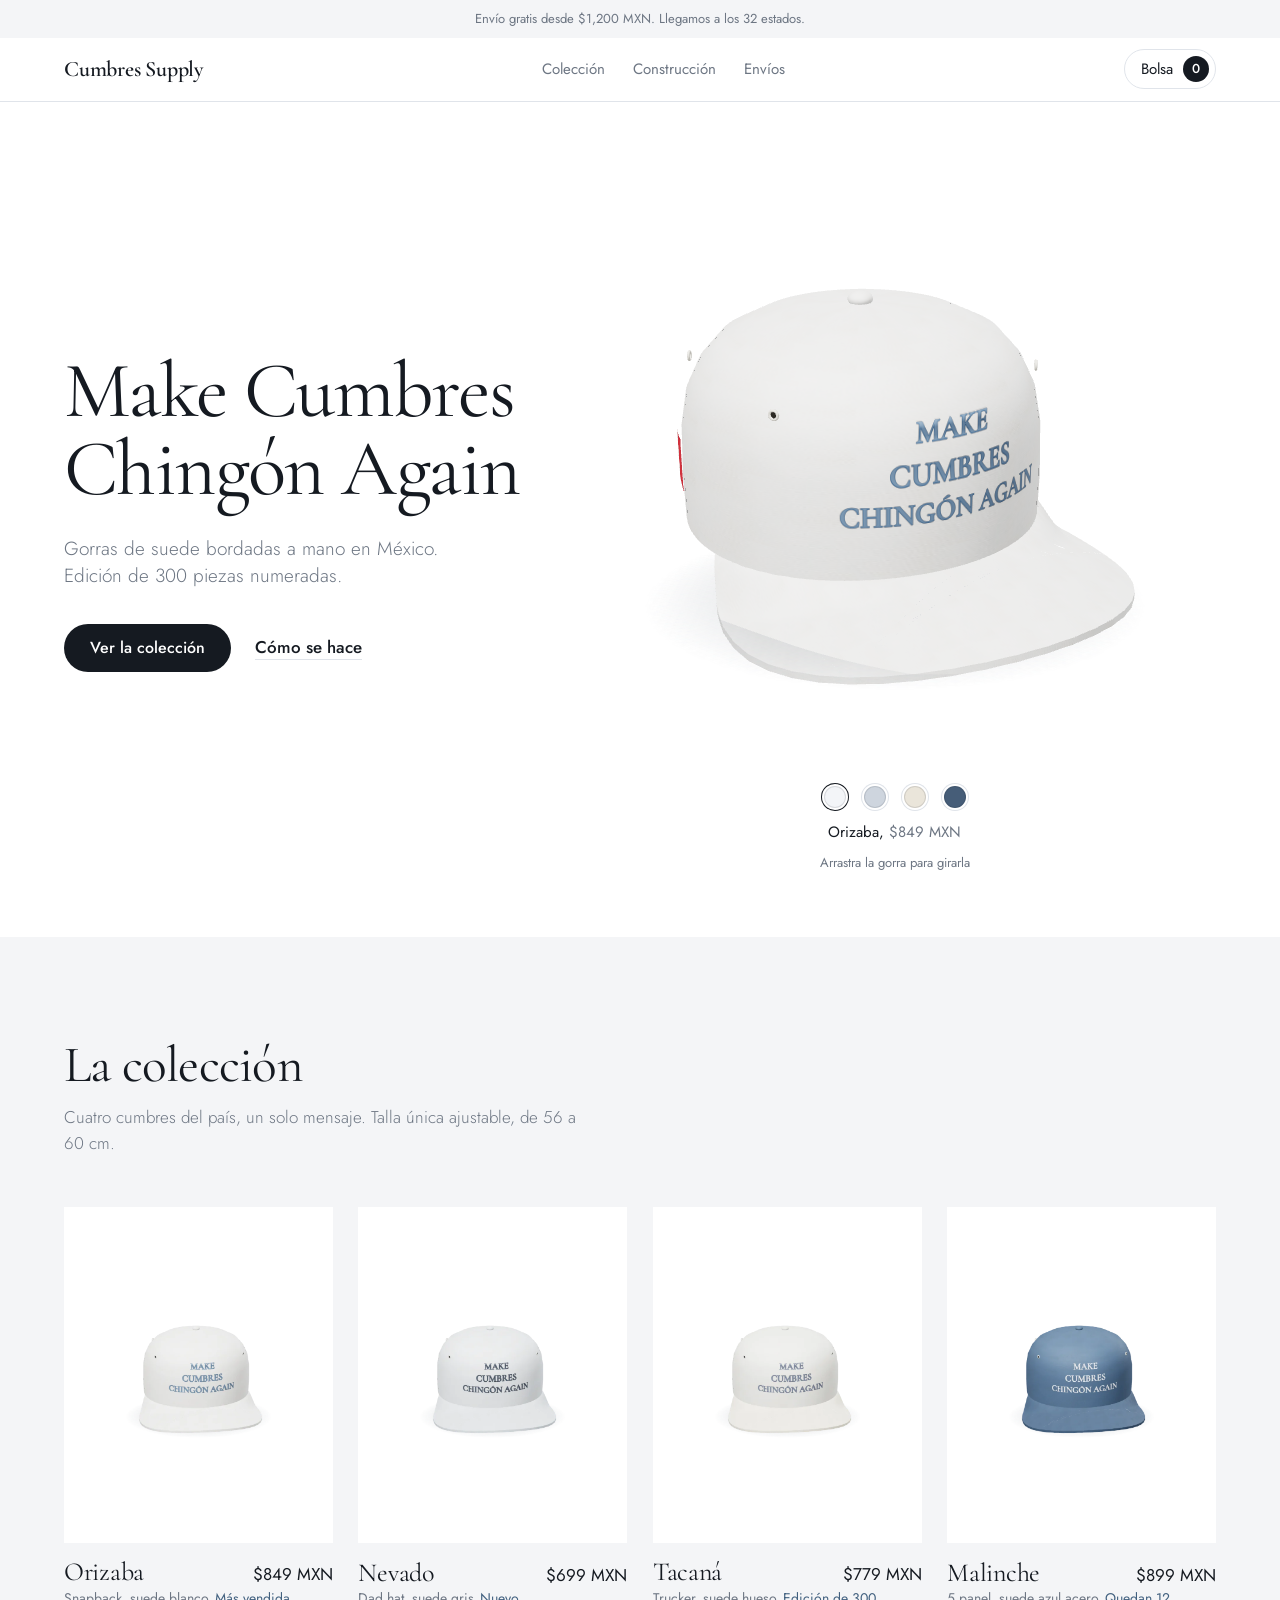
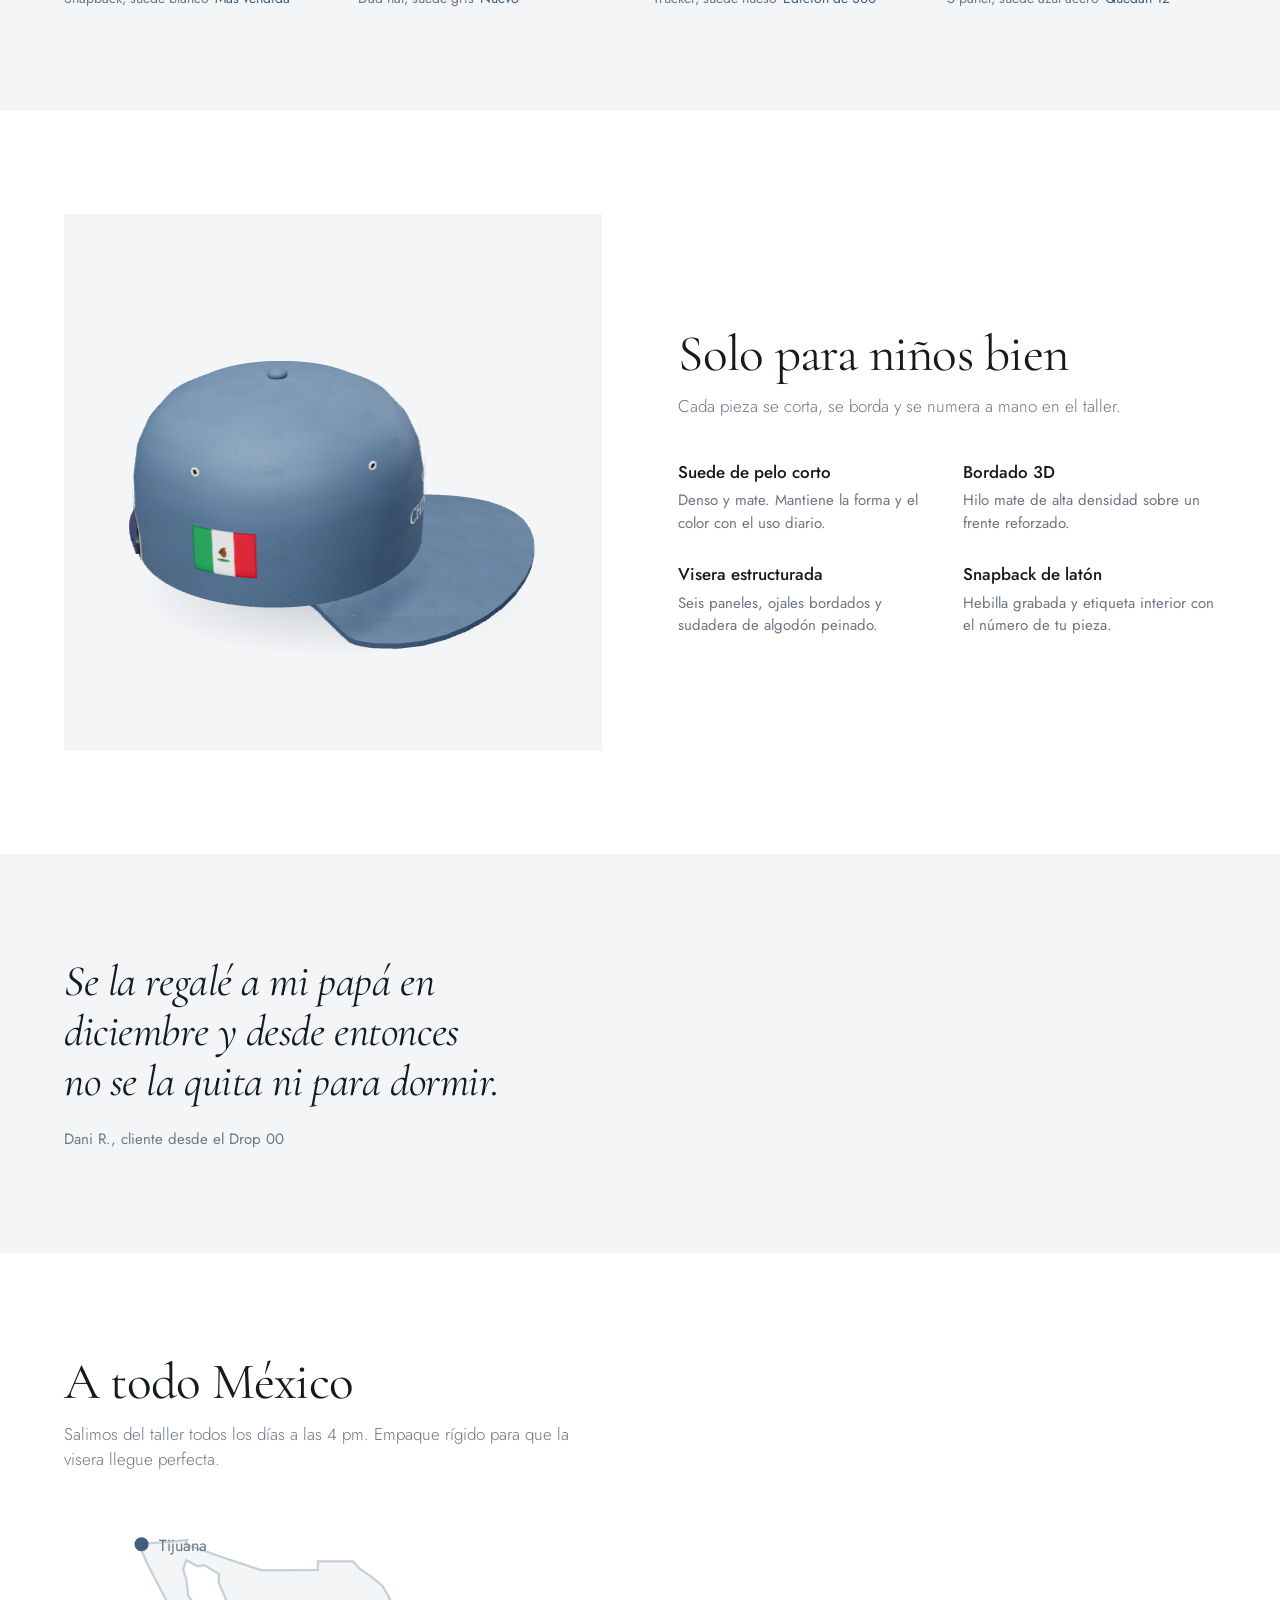
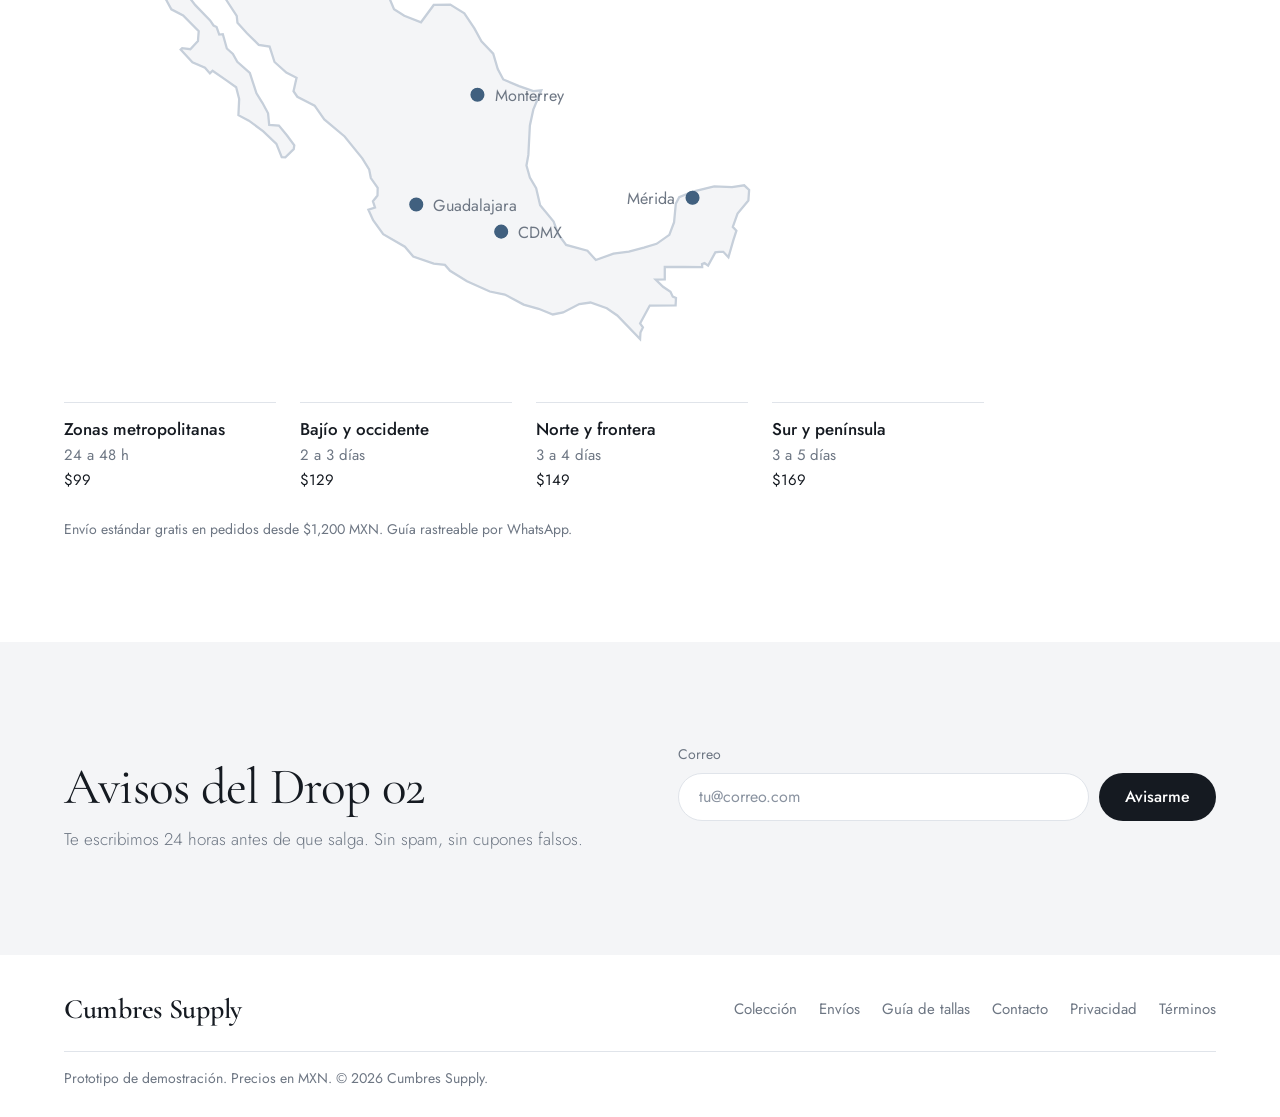
<file: index.html>
<!DOCTYPE html>
<html lang="es-MX">
<head>
<meta charset="UTF-8" />
<meta name="viewport" content="width=device-width, initial-scale=1" />
<meta name="theme-color" content="#ffffff" />
<title>Cumbres Supply. Gorras de suede bordadas en México</title>
<meta name="description" content="Gorras de suede bordadas a mano en México. Make Cumbres Chingón Again. Edición de 300 piezas, envíos a los 32 estados." />
<meta property="og:title" content="Cumbres Supply" />
<meta property="og:description" content="Gorras de suede bordadas a mano en México. Edición de 300 piezas." />
<meta property="og:image" content="assets/renders/orizaba-side.webp" />
<link rel="stylesheet" href="assets/fonts.css" />
<link rel="icon" href="assets/favicon.svg" type="image/svg+xml" />
<link rel="stylesheet" href="styles.css" />
</head>
<body>

<a class="skip" href="#coleccion">Ir a la colección</a>

<p class="promo">Envío gratis desde $1,200 MXN. Llegamos a los 32 estados.</p>

<header class="nav" id="nav">
  <a class="brand" href="#top">Cumbres Supply</a>
  <nav class="nav__links" aria-label="Principal">
    <a href="#coleccion">Colección</a>
    <a href="#construccion">Construcción</a>
    <a href="#envios">Envíos</a>
  </nav>
  <button class="bag" id="cartBtn" aria-label="Abrir bolsa">
    Bolsa <span class="bag__count" id="cartCount">0</span>
  </button>
</header>

<main id="top">

  <section class="hero">
    <div class="hero__copy">
      <h1 class="hero__title" data-split>Make Cumbres Chingón Again</h1>
      <p class="hero__sub">Gorras de suede bordadas a mano en México. Edición de 300 piezas numeradas.</p>
      <div class="hero__actions">
        <a class="btn" href="#coleccion">Ver la colección</a>
        <a class="link" href="#construccion">Cómo se hace</a>
      </div>
    </div>

    <figure class="hero__product">
      <div class="stage stage--hero" id="heroCap"
           data-cap='{"crown":"#f3f5f8","brim":"#e6eaf0","thread":"#41607f","tilt":0.18,"scale":1.14}'>
        <img class="stage__fallback" id="heroFallback" src="assets/renders/orizaba-front.webp" width="800" height="889"
             alt="Gorra Orizaba en suede blanco con el bordado Make Cumbres Chingón Again" fetchpriority="high" />
      </div>
      <figcaption class="hero__pick">
        <div class="swatches" id="heroSwatches" role="radiogroup" aria-label="Colorway"></div>
        <p class="hero__pickLabel"><span id="heroPickName">Orizaba</span>, <span id="heroPickPrice">$849 MXN</span></p>
        <p class="hint" aria-hidden="true">Arrastra la gorra para girarla</p>
      </figcaption>
    </figure>
  </section>

  <section class="tile tile--soft" id="coleccion">
    <div class="wrap">
      <h2>La colección</h2>
      <p class="sub">Cuatro cumbres del país, un solo mensaje. Talla única ajustable, de 56 a 60 cm.</p>
      <div class="grid" id="grid"></div>
    </div>
  </section>

  <section class="tile" id="construccion">
    <div class="wrap split">
      <div class="stage stage--detail" id="detailCap"
           data-cap='{"crown":"#465d78","brim":"#3a4f68","thread":"#eef1f5","spin":true,"tilt":0.22}'>
        <img class="stage__fallback" src="assets/renders/malinche-side.webp" width="800" height="889" loading="lazy"
             alt="Gorra Malinche en suede azul acero, vista de tres cuartos" />
      </div>
      <div class="split__copy">
        <h2>Solo para niños bien</h2>
        <p class="sub">Cada pieza se corta, se borda y se numera a mano en el taller.</p>
        <dl class="specs">
          <div><dt>Suede de pelo corto</dt><dd>Denso y mate. Mantiene la forma y el color con el uso diario.</dd></div>
          <div><dt>Bordado 3D</dt><dd>Hilo mate de alta densidad sobre un frente reforzado.</dd></div>
          <div><dt>Visera estructurada</dt><dd>Seis paneles, ojales bordados y sudadera de algodón peinado.</dd></div>
          <div><dt>Snapback de latón</dt><dd>Hebilla grabada y etiqueta interior con el número de tu pieza.</dd></div>
        </dl>
      </div>
    </div>
  </section>

  <section class="tile tile--soft quote">
    <div class="wrap">
      <blockquote>Se la regalé a mi papá en diciembre y desde entonces no se la quita ni para dormir.</blockquote>
      <p class="cite">Dani R., cliente desde el Drop 00</p>
    </div>
  </section>

  <section class="tile" id="envios">
    <div class="wrap">
      <h2>A todo México</h2>
      <p class="sub">Salimos del taller todos los días a las 4 pm. Empaque rígido para que la visera llegue perfecta.</p>
      <div class="map" id="map"></div>
      <ul class="zones">
        <li><strong>Zonas metropolitanas</strong><span>24 a 48 h</span><em>$99</em></li>
        <li><strong>Bajío y occidente</strong><span>2 a 3 días</span><em>$129</em></li>
        <li><strong>Norte y frontera</strong><span>3 a 4 días</span><em>$149</em></li>
        <li><strong>Sur y península</strong><span>3 a 5 días</span><em>$169</em></li>
      </ul>
      <p class="fine">Envío estándar gratis en pedidos desde $1,200 MXN. Guía rastreable por WhatsApp.</p>
    </div>
  </section>

  <section class="tile tile--soft news">
    <div class="wrap news__grid">
      <div>
        <h2>Avisos del Drop 02</h2>
        <p class="sub">Te escribimos 24 horas antes de que salga. Sin spam, sin cupones falsos.</p>
      </div>
      <form class="news__form" id="newsForm" novalidate>
        <label class="label" for="email">Correo</label>
        <div class="news__row">
          <input id="email" name="email" type="email" required autocomplete="email" placeholder="tu@correo.com" />
          <button class="btn" type="submit">Avisarme</button>
        </div>
        <p class="fine news__msg" id="newsMsg" role="status"></p>
      </form>
    </div>
  </section>

</main>

<footer class="foot">
  <div class="wrap foot__row">
    <p class="brand brand--foot">Cumbres Supply</p>
    <nav class="foot__links" aria-label="Pie de página">
      <a href="#coleccion">Colección</a>
      <a href="#envios">Envíos</a>
      <a href="#construccion">Guía de tallas</a>
      <a href="#top">Contacto</a>
      <a href="#top">Privacidad</a>
      <a href="#top">Términos</a>
    </nav>
  </div>
  <div class="wrap"><p class="fine foot__fine">Prototipo de demostración. Precios en MXN. © 2026 Cumbres Supply.</p></div>
</footer>

<div class="drawer" id="drawer" aria-hidden="true">
  <div class="scrim" data-close></div>
  <aside class="drawer__panel" role="dialog" aria-label="Bolsa de compra" aria-modal="true">
    <header class="drawer__head">
      <h3>Tu bolsa</h3>
      <button class="x" data-close aria-label="Cerrar">&times;</button>
    </header>
    <div class="drawer__body" id="cartItems"></div>
    <footer class="drawer__foot">
      <div class="drawer__row"><span>Subtotal</span><strong id="cartTotal">$0 MXN</strong></div>
      <p class="fine" id="shipNote">Envío estándar $129 MXN. Te faltan $1,200 MXN para envío gratis.</p>
      <button class="btn btn--full">Pagar pedido</button>
    </footer>
  </aside>
</div>

<div class="qv" id="qv" aria-hidden="true">
  <div class="scrim" data-qv-close></div>
  <div class="qv__panel" role="dialog" aria-modal="true" aria-label="Vista rápida">
    <button class="x qv__x" data-qv-close aria-label="Cerrar">&times;</button>
    <div class="qv__art">
      <div class="stage stage--qv" id="qvStage"><img class="stage__fallback" id="qvFallback" alt="" /></div>
      <p class="hint" aria-hidden="true">Arrastra la gorra para girarla</p>
    </div>
    <div class="qv__info">
      <p class="qv__tag" id="qvTag"></p>
      <h3 class="qv__name" id="qvName"></h3>
      <p class="qv__sub" id="qvSub"></p>
      <p class="qv__price" id="qvPrice"></p>
      <ul class="qv__specs">
        <li>Suede de pelo corto con bordado 3D</li>
        <li>Talla única ajustable, de 56 a 60 cm</li>
        <li>Etiqueta interior numerada</li>
      </ul>
      <button class="btn btn--full" id="qvAdd">Agregar a la bolsa</button>
      <p class="fine">Envío gratis desde $1,200 MXN. Cambios sin costo durante 30 días.</p>
    </div>
  </div>
</div>

<div class="toast" id="toast" role="status" aria-live="polite"></div>

<script src="script.js" charset="utf-8" defer></script>
</body>
</html>
</file>
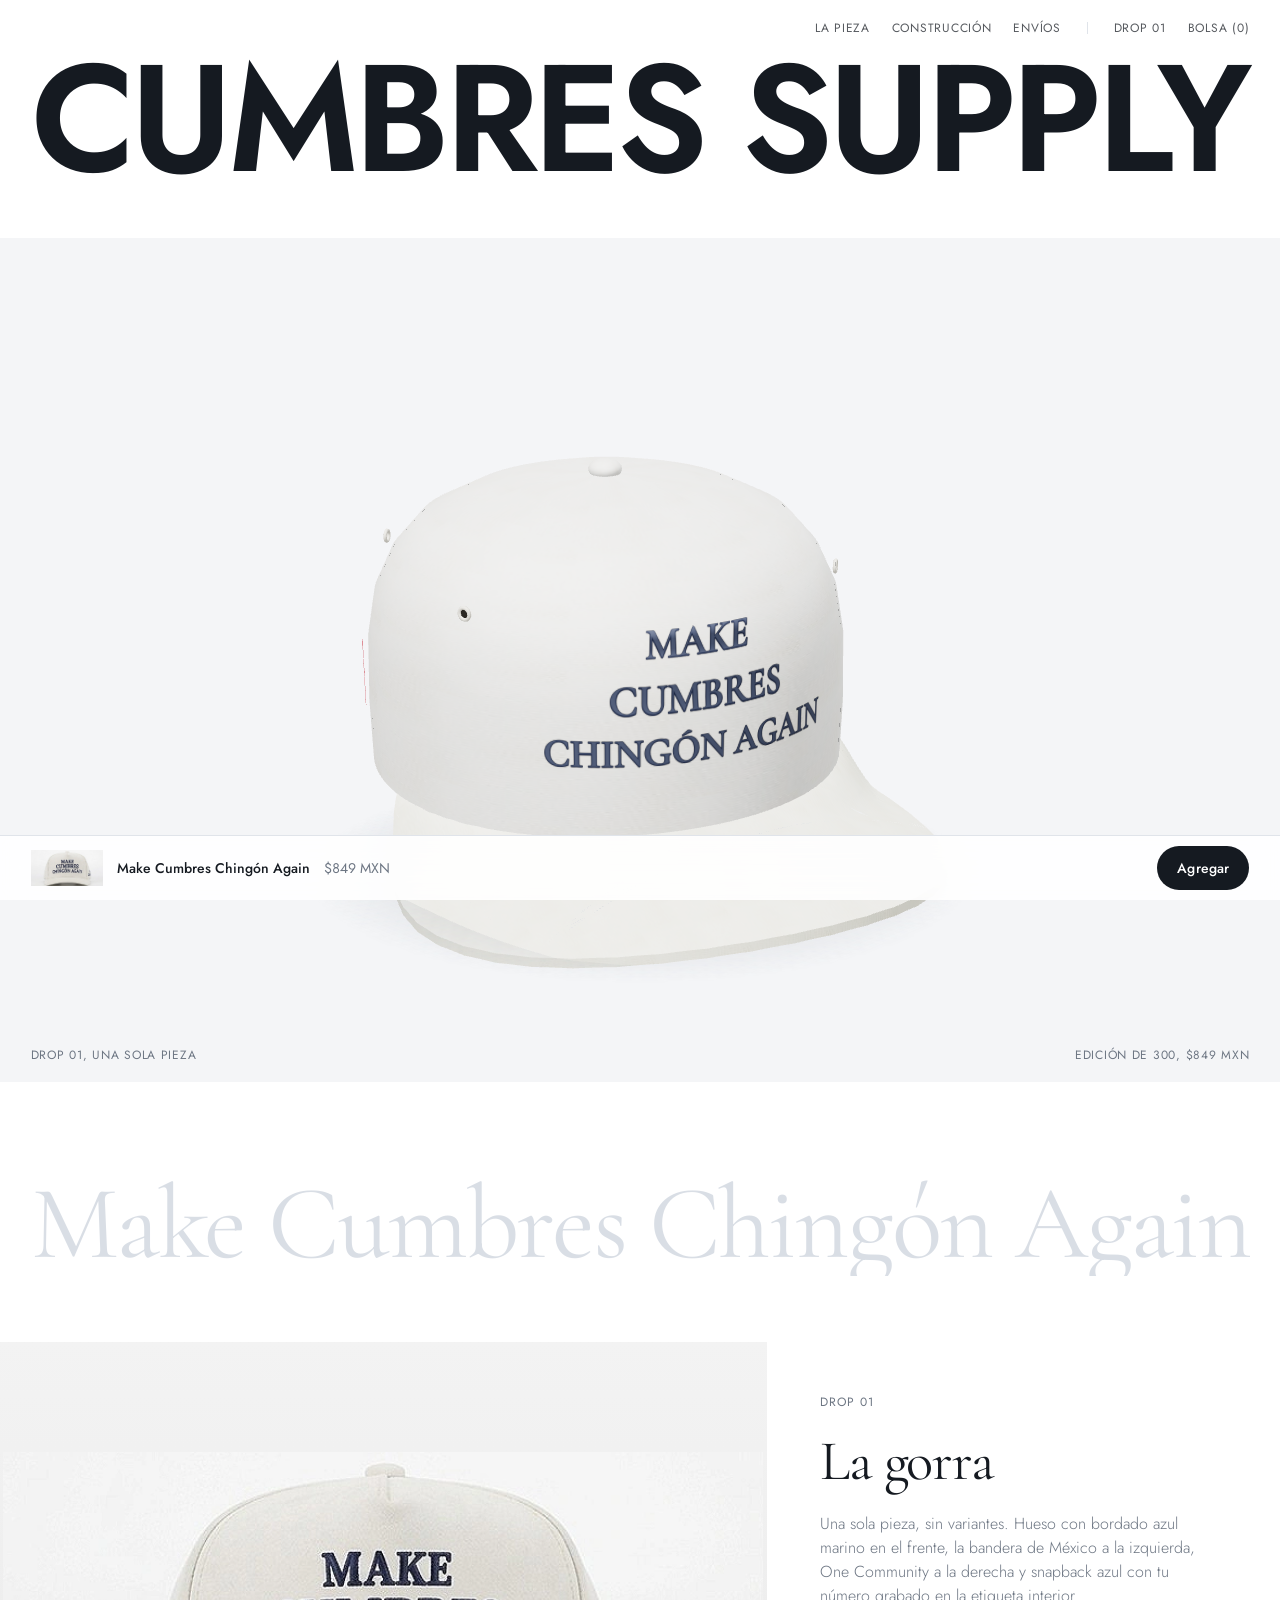
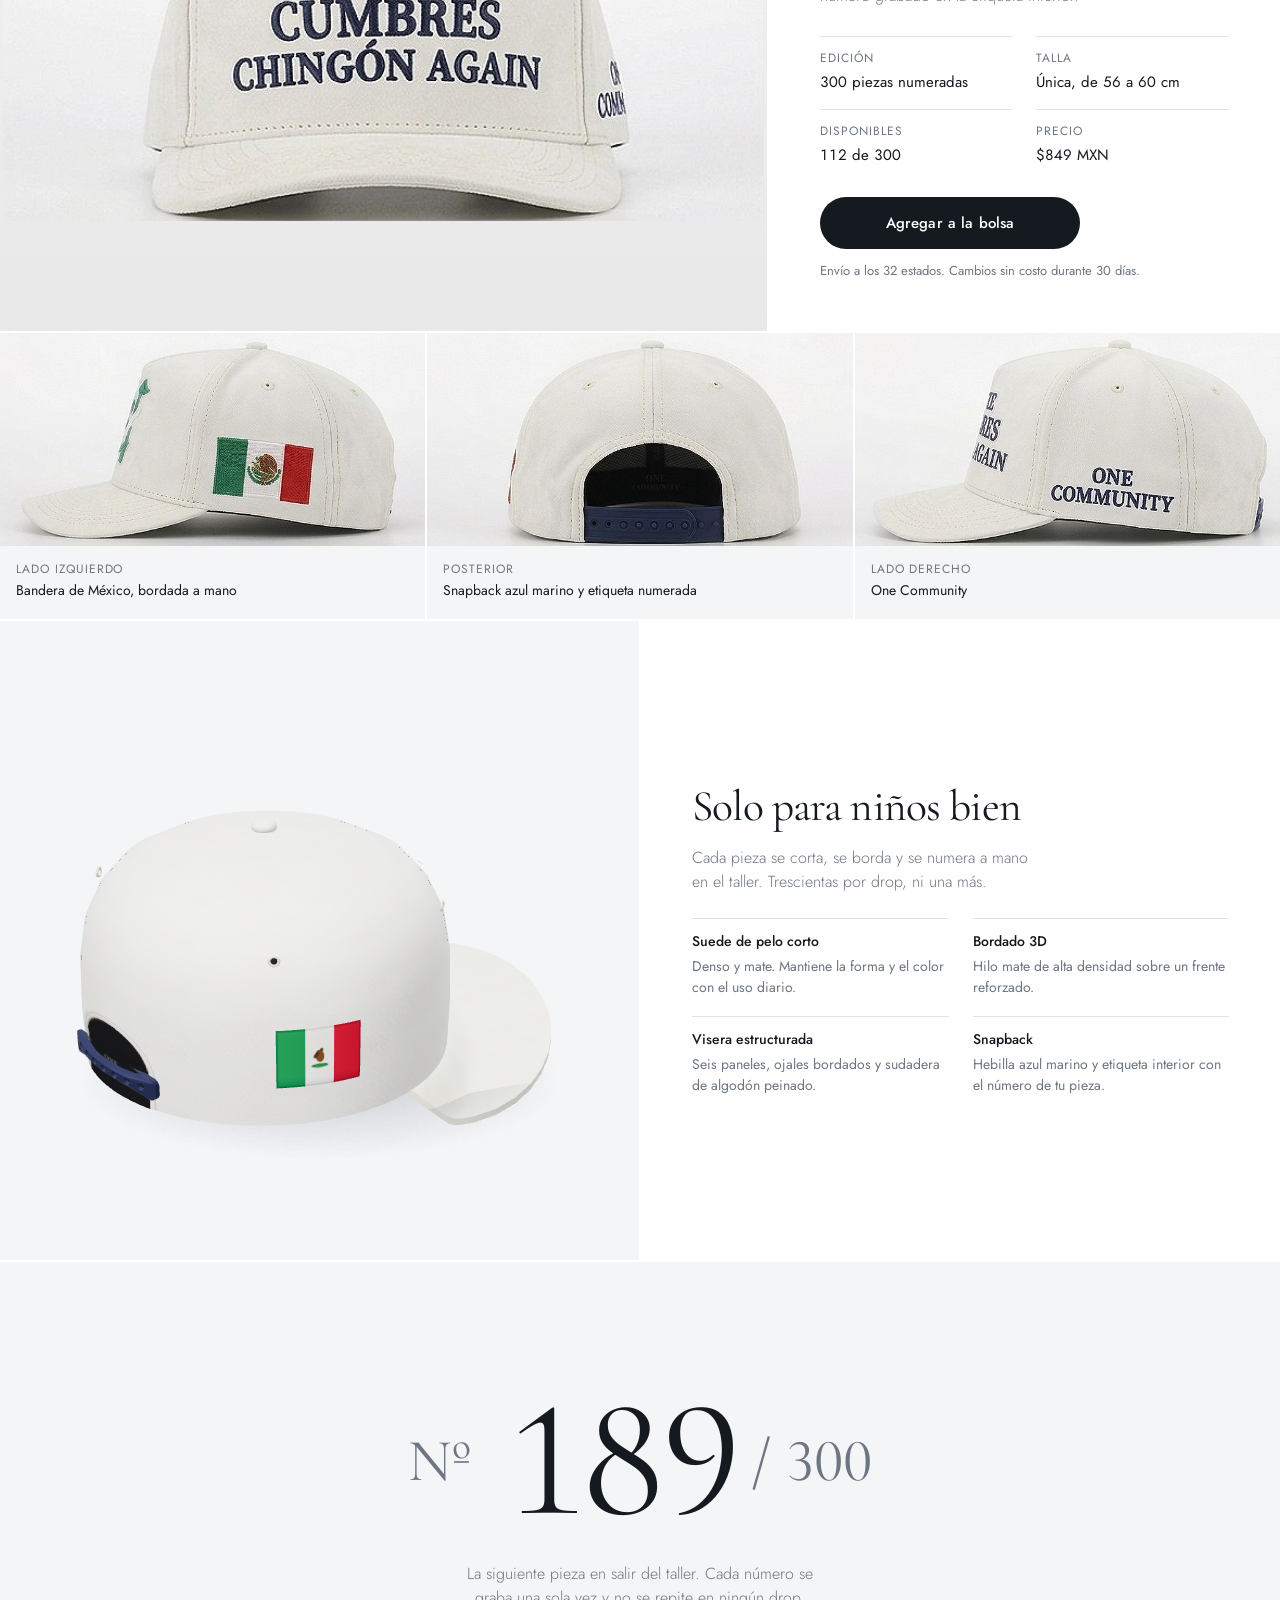
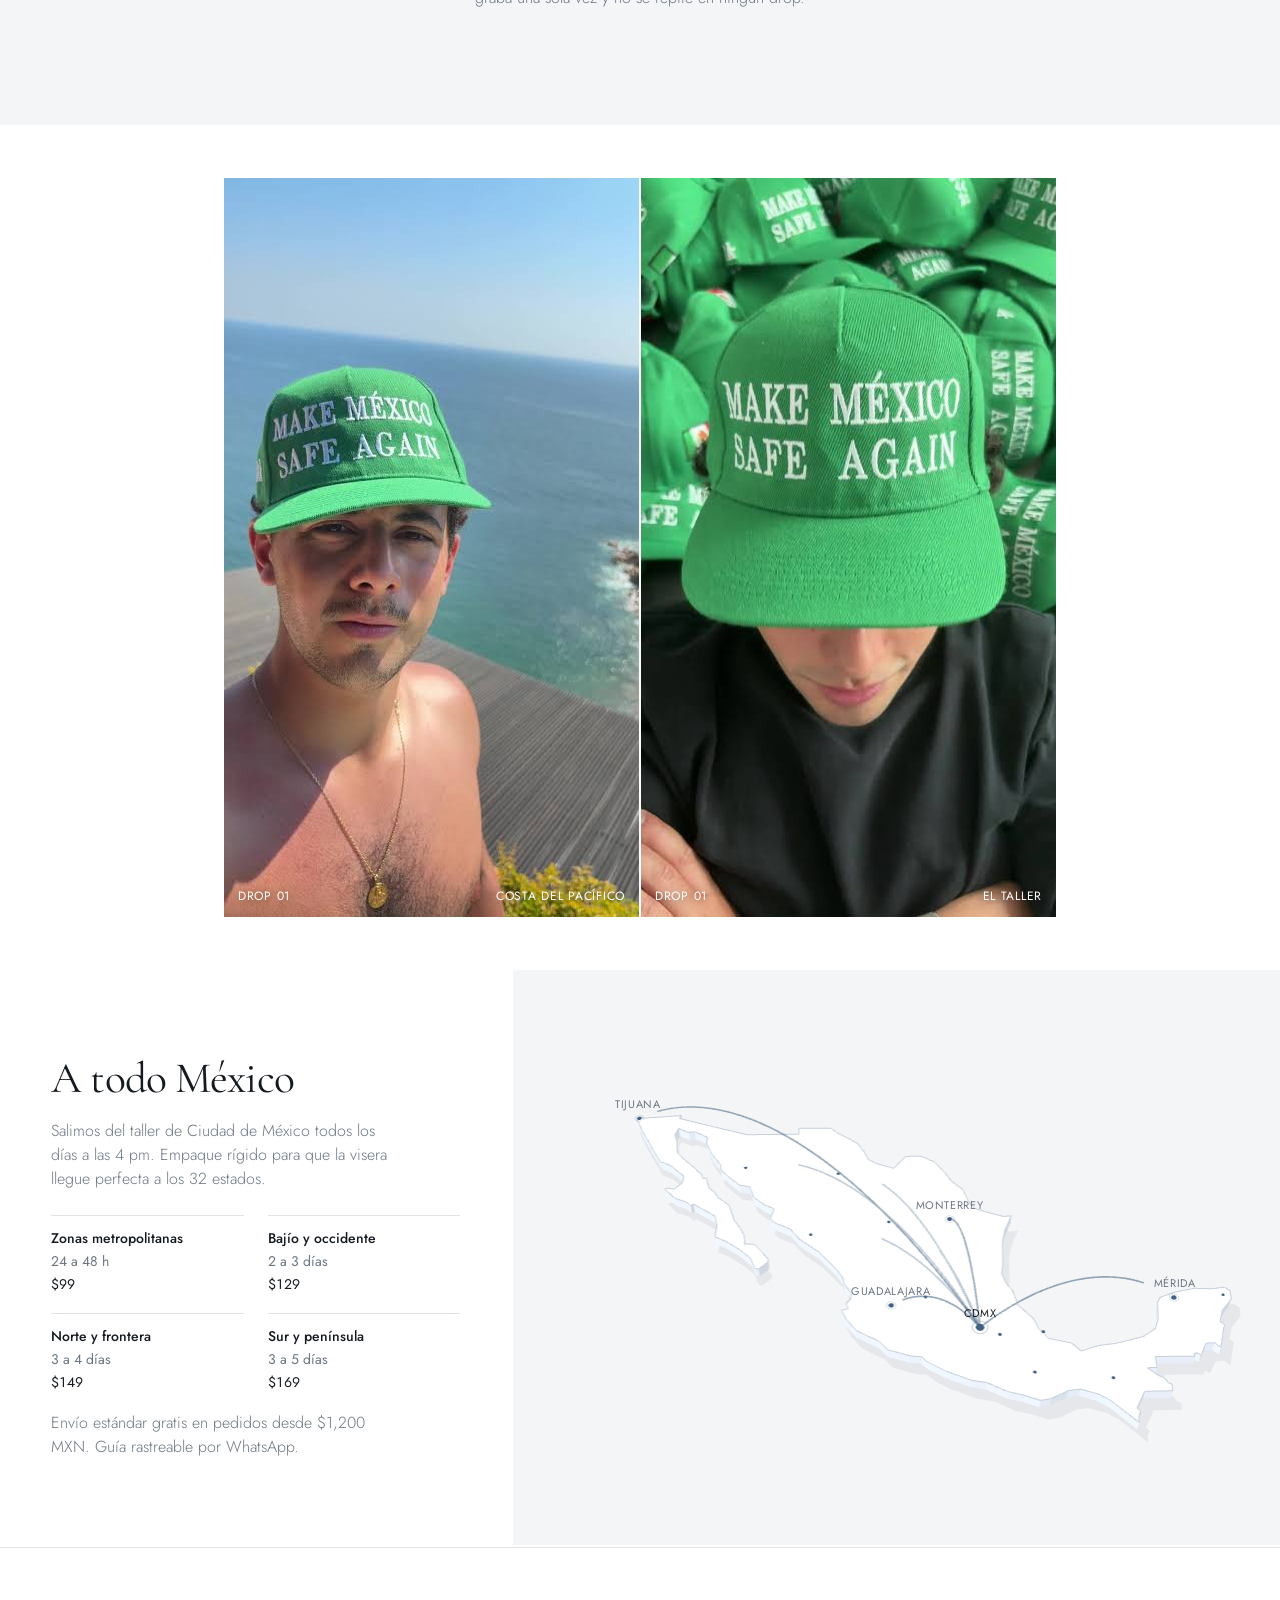
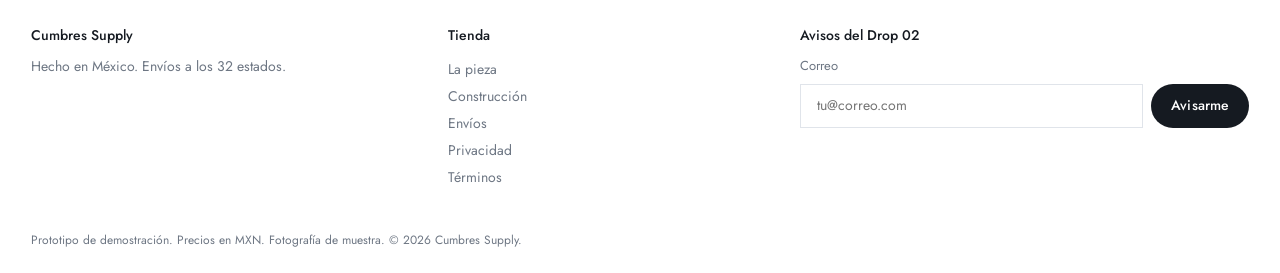
<file: landing.html>
<!DOCTYPE html>
<html lang="es-MX">
<head>
<meta charset="UTF-8" />
<meta name="viewport" content="width=device-width, initial-scale=1" />
<meta name="theme-color" content="#ffffff" />
<title>Cumbres Supply</title>
<meta name="description" content="Una sola gorra. Make Cumbres Chingón Again, bordada en México. Edición de 300 piezas numeradas, envíos a los 32 estados." />
<meta property="og:title" content="Cumbres Supply. Make Cumbres Chingón Again" />
<meta property="og:description" content="Una sola gorra. Edición de 300 piezas numeradas, hecha en México." />
<meta property="og:image" content="assets/photos/frente.webp" />
<link rel="preload" href="assets/fonts/jost-600-latin.woff2" as="font" type="font/woff2" crossorigin />
<link rel="stylesheet" href="assets/fonts.css" />
<link rel="icon" href="assets/favicon.svg" type="image/svg+xml" />
<link rel="stylesheet" href="landing.css" />
</head>
<body>

<a class="skip" href="#pieza">Ir a la pieza</a>

<!-- El wordmark vive fuera del flujo: baja contigo y se encoge hasta ser el logo del header -->
<a class="mark" id="mark" href="#top" aria-label="Cumbres Supply, inicio">
  <span class="mark__text" id="markText">Cumbres Supply</span>
</a>

<header class="bar">
  <nav class="bar__group" aria-label="Principal">
    <a href="#pieza">La pieza</a>
    <a href="#construccion">Construcción</a>
    <a href="#envios">Envíos</a>
  </nav>
  <div class="bar__group bar__group--right">
    <a href="#drop">Drop 01</a>
    <button class="bar__bag" id="bagBtn" aria-label="Abrir bolsa">Bolsa (<span id="bagCount">0</span>)</button>
  </div>
</header>

<main id="top">

  <!-- espacio que ocupa el wordmark gigante antes de encogerse -->
  <div class="mark__space" id="markSpace" aria-hidden="true"></div>

  <section class="cover" id="cover">
    <div class="stage" id="coverCap"
         data-cap='{"crown":"#ece8de","brim":"#e4dfd3","thread":"#1f2a44","tilt":0.16,"yaw":0.42,"scale":1.04}'>
      <img class="stage__fallback" src="assets/renders/pieza-side.webp" width="800" height="889" fetchpriority="high"
           alt="La gorra en hueso con bordado azul marino, vista de tres cuartos" />
    </div>
    <p class="cover__caption"><span>Drop 01, una sola pieza</span><span>Edición de 300, $849 MXN</span></p>
  </section>

  <!-- la frase ocupa todo el ancho y se va llenando de tinta de izquierda a derecha conforme bajas -->
  <section class="statement" id="drop" aria-label="Make Cumbres Chingón Again">
    <h1 class="statement__text" id="statement">Make Cumbres Chingón Again</h1>
  </section>

  <!-- la pieza: foto grande y ficha de compra -->
  <section class="piece" id="pieza" aria-labelledby="pieceName">
    <figure class="piece__hero">
      <img src="assets/photos/frente.webp" width="700" height="340" decoding="async" alt="Frente de la gorra: Make Cumbres Chingón Again bordado en azul marino sobre hueso" />
    </figure>
    <div class="piece__buy">
      <p class="eyebrow">Drop 01</p>
      <h2 class="piece__name" id="pieceName">La gorra</h2>
      <p class="piece__lede">Una sola pieza, sin variantes. Hueso con bordado azul marino en el frente, la bandera de México a la izquierda, One Community a la derecha y snapback azul con tu número grabado en la etiqueta interior.</p>
      <dl class="facts">
        <div><dt>Edición</dt><dd>300 piezas numeradas</dd></div>
        <div><dt>Talla</dt><dd>Única, de 56 a 60 cm</dd></div>
        <div><dt>Disponibles</dt><dd><span id="leftCount">112</span> de 300</dd></div>
        <div><dt>Precio</dt><dd>$849 MXN</dd></div>
      </dl>
      <div class="piece__cta">
        <button class="btn" id="addBtn" data-add>Agregar a la bolsa</button>
        <p class="piece__ship">Envío a los 32 estados. Cambios sin costo durante 30 días.</p>
      </div>
    </div>
  </section>

  <!-- las tres vistas -->
  <section class="views" aria-label="Vistas de la pieza">
    <figure class="views__item">
      <img src="assets/photos/lado-izquierdo.webp" width="700" height="348" decoding="async" alt="Lado izquierdo de la gorra, con la bandera de México bordada" />
      <figcaption><span>Lado izquierdo</span><span>Bandera de México, bordada a mano</span></figcaption>
    </figure>
    <figure class="views__item">
      <img src="assets/photos/posterior.webp" width="669" height="348" decoding="async" alt="Vista posterior de la gorra con el snapback azul marino" />
      <figcaption><span>Posterior</span><span>Snapback azul marino y etiqueta numerada</span></figcaption>
    </figure>
    <figure class="views__item">
      <img src="assets/photos/lado-derecho.webp" width="669" height="340" decoding="async" alt="Lado derecho de la gorra, con el bordado One Community" />
      <figcaption><span>Lado derecho</span><span>One Community</span></figcaption>
    </figure>
  </section>

  <section class="detail" id="construccion">
    <div class="stage stage--detail" id="detailCap"
         data-cap='{"crown":"#ece8de","brim":"#e4dfd3","thread":"#1f2a44","spin":true,"tilt":0.2,"scale":1.05}'>
      <img class="stage__fallback" src="assets/renders/pieza-side.webp" width="800" height="889" loading="lazy" alt="La gorra girando" />
    </div>
    <div class="detail__text">
      <h2>Solo para niños bien</h2>
      <p>Cada pieza se corta, se borda y se numera a mano en el taller. Trescientas por drop, ni una más.</p>
      <dl class="specs">
        <div><dt>Suede de pelo corto</dt><dd>Denso y mate. Mantiene la forma y el color con el uso diario.</dd></div>
        <div><dt>Bordado 3D</dt><dd>Hilo mate de alta densidad sobre un frente reforzado.</dd></div>
        <div><dt>Visera estructurada</dt><dd>Seis paneles, ojales bordados y sudadera de algodón peinado.</dd></div>
        <div><dt>Snapback</dt><dd>Hebilla azul marino y etiqueta interior con el número de tu pieza.</dd></div>
      </dl>
    </div>
  </section>

  <!-- el número -->
  <section class="serial" aria-label="Numeración">
    <p class="serial__num"><span class="serial__no">Nº</span> <span id="serialNext">189</span><span class="serial__of"> / 300</span></p>
    <p class="serial__text">La siguiente pieza en salir del taller. Cada número se graba una sola vez y no se repite en ningún drop.</p>
  </section>

  <section class="people" aria-label="Campaña">
    <div class="people__row">
      <figure class="people__tile">
        <img src="assets/photos/retrato-costa.jpg" width="415" height="739" decoding="async" alt="Hombre con gorra frente al mar" />
        <figcaption class="people__caption"><span>Drop 01</span><span>Costa del Pacífico</span></figcaption>
      </figure>
      <figure class="people__tile">
        <img src="assets/photos/retrato-taller.jpg" width="415" height="739" decoding="async" alt="Hombre con gorra mirando hacia abajo, con una pila de gorras detrás" />
        <figcaption class="people__caption"><span>Drop 01</span><span>El taller</span></figcaption>
      </figure>
    </div>
  </section>

  <section class="ship" id="envios" aria-labelledby="shipTitle">
    <div class="ship__text">
      <h2 id="shipTitle">A todo México</h2>
      <p>Salimos del taller de Ciudad de México todos los días a las 4 pm. Empaque rígido para que la visera llegue perfecta a los 32 estados.</p>
      <ul class="zones">
        <li><strong>Zonas metropolitanas</strong><span>24 a 48 h</span><em>$99</em></li>
        <li><strong>Bajío y occidente</strong><span>2 a 3 días</span><em>$129</em></li>
        <li><strong>Norte y frontera</strong><span>3 a 4 días</span><em>$149</em></li>
        <li><strong>Sur y península</strong><span>3 a 5 días</span><em>$169</em></li>
      </ul>
      <p class="ship__fine">Envío estándar gratis en pedidos desde $1,200 MXN. Guía rastreable por WhatsApp.</p>
    </div>
    <div class="stage stage--map" id="shipMap">
      <svg class="map__fallback" viewBox="0 0 400 230" role="img" aria-label="Mapa de cobertura de envíos en México, con rutas desde Ciudad de México">
        <path class="mx" d="M251.2,89.1 247.0,99.3 245.2,107.6 244.4,123.1 243.4,128.7 245.2,135.0 248.5,140.6 250.6,149.6 257.7,158.2 260.1,164.8 264.3,170.5 275.5,173.5 279.9,178.4 289.2,175.1 297.3,174.0 305.2,171.9 311.9,169.9 318.6,165.2 321.1,158.5 322.0,148.8 323.8,145.4 331.0,142.4 342.2,139.7 351.6,140.1 358.0,139.1 360.6,141.5 360.2,147.1 354.5,154.0 352.0,161.0 353.9,163.0 352.3,168.0 349.7,177.0 347.0,174.1 344.8,174.2 342.8,174.4 339.0,181.4 337.1,180.0 335.8,180.5 335.9,182.2 326.1,182.1 316.2,182.1 316.2,188.6 311.4,188.7 315.3,192.5 319.2,195.2 320.4,197.7 322.1,198.4 321.9,202.3 308.3,202.4 303.2,211.8 304.7,213.9 303.4,216.6 303.2,220.0 291.2,207.6 285.7,203.8 277.1,200.8 271.2,201.6 262.7,206.0 257.3,207.1 249.8,204.1 241.9,201.9 232.0,196.6 224.1,195.0 212.1,189.6 203.2,184.1 200.5,181.0 194.6,180.3 183.8,176.6 179.4,171.4 168.0,164.8 162.7,157.5 160.2,151.9 163.7,150.8 162.6,147.5 165.0,144.5 165.1,140.5 161.5,135.3 160.6,130.7 157.0,124.9 147.7,113.4 137.0,104.4 131.9,97.2 122.8,92.5 120.8,89.6 122.4,82.5 117.0,79.8 110.8,74.2 108.2,66.1 102.5,65.2 96.3,59.1 91.3,53.5 90.9,49.9 85.2,41.2 81.4,32.3 81.6,27.9 73.9,23.3 70.4,23.8 64.4,20.6 62.7,25.3 64.4,30.9 65.4,39.5 69.1,44.3 76.9,52.3 78.7,55.0 80.3,55.8 81.7,59.8 83.6,59.6 85.7,67.1 88.9,70.0 91.2,74.1 97.8,80.0 101.3,90.7 104.5,95.8 107.4,101.2 108.0,107.3 113.1,107.7 117.4,112.9 121.2,118.1 120.9,120.1 116.5,124.4 114.6,124.3 111.8,117.3 104.9,110.7 97.3,105.1 91.8,102.2 92.2,93.7 90.6,87.5 85.5,83.9 78.2,78.8 76.8,80.2 74.2,77.2 67.6,74.4 61.4,67.7 62.2,66.9 66.5,67.5 70.5,63.2 70.9,58.0 62.7,49.7 56.5,46.5 52.6,39.3 48.7,31.8 43.8,22.5 39.4,12.1 51.5,11.3 64.9,10.0 63.9,12.3 79.9,17.9 104.1,26.0 125.2,25.9 133.6,25.9 133.6,21.2 151.9,21.2 155.8,25.3 161.2,28.9 167.5,34.0 171.0,40.0 173.7,46.4 179.1,49.9 187.9,53.3 194.6,44.2 203.3,44.0 210.7,48.6 216.0,56.5 219.7,63.3 225.9,69.8 228.3,77.9 231.2,83.4 239.5,86.9 247.0,89.5 251.2,89.1Z"/>
        <path class="arc" d="M230.3,163.5 Q135.6,20.0 40.8,12.2"/>
        <path class="arc" d="M230.3,163.5 Q224.0,106.8 217.7,91.2"/>
        <path class="arc" d="M230.3,163.5 Q207.9,143.2 185.6,149.2"/>
        <path class="arc" d="M230.3,163.5 Q280.6,126.0 330.9,145.7"/>
        <path class="arc" d="M230.3,163.5 Q167.7,60.9 105.0,52.1"/>
        <path class="arc" d="M230.3,163.5 Q193.6,74.2 156.9,57.2"/>
        <path class="arc" d="M230.3,163.5 Q186.6,102.4 142.9,101.4"/>
        <path class="arc" d="M230.3,163.5 Q207.6,104.7 184.8,92.9"/>
        <path class="arc" d="M230.3,163.5 Q216.8,144.4 203.3,144.0"/>
        <path class="arc" d="M230.3,163.5 Q235.2,162.7 240.1,168.0"/>
        <path class="arc" d="M230.3,163.5 Q246.2,156.1 262.0,166.5"/>
        <path class="arc" d="M230.3,163.5 Q243.1,166.7 255.8,190.8"/>
        <path class="arc" d="M230.3,163.5 Q262.1,159.2 293.9,194.5"/>
        <path class="arc" d="M230.3,163.5 Q293.4,118.1 356.5,144.2"/>
        <circle class="pin" data-city="CDMX" data-hub cx="230.3" cy="163.5" r="3.6"/>
        <circle class="pin" data-city="Tijuana" cx="40.8" cy="12.2" r="2.6"/>
        <circle class="pin" data-city="Monterrey" cx="217.7" cy="91.2" r="2.6"/>
        <circle class="pin" data-city="Guadalajara" cx="185.6" cy="149.2" r="2.6"/>
        <circle class="pin" data-city="Mérida" cx="330.9" cy="145.7" r="2.6"/>
        <circle class="pin" data-city="" cx="105.0" cy="52.1" r="1.8"/>
        <circle class="pin" data-city="" cx="156.9" cy="57.2" r="1.8"/>
        <circle class="pin" data-city="" cx="142.9" cy="101.4" r="1.8"/>
        <circle class="pin" data-city="" cx="184.8" cy="92.9" r="1.8"/>
        <circle class="pin" data-city="" cx="203.3" cy="144.0" r="1.8"/>
        <circle class="pin" data-city="" cx="240.1" cy="168.0" r="1.8"/>
        <circle class="pin" data-city="" cx="262.0" cy="166.5" r="1.8"/>
        <circle class="pin" data-city="" cx="255.8" cy="190.8" r="1.8"/>
        <circle class="pin" data-city="" cx="293.9" cy="194.5" r="1.8"/>
        <circle class="pin" data-city="" cx="356.5" cy="144.2" r="1.8"/>
        <text x="239.3" y="167.0" text-anchor="start" fill="#6d7683" font-size="8.5" font-family="Jost,system-ui,sans-serif">CDMX</text>
        <text x="49.8" y="15.7" text-anchor="start" fill="#6d7683" font-size="8.5" font-family="Jost,system-ui,sans-serif">Tijuana</text>
        <text x="226.7" y="94.7" text-anchor="start" fill="#6d7683" font-size="8.5" font-family="Jost,system-ui,sans-serif">Monterrey</text>
        <text x="194.6" y="152.7" text-anchor="start" fill="#6d7683" font-size="8.5" font-family="Jost,system-ui,sans-serif">Guadalajara</text>
        <text x="321.9" y="149.2" text-anchor="end" fill="#6d7683" font-size="8.5" font-family="Jost,system-ui,sans-serif">Mérida</text>
      </svg>
    </div>
  </section>

</main>

<footer class="foot">
  <div class="foot__cols">
    <div>
      <p class="foot__h">Cumbres Supply</p>
      <p>Hecho en México. Envíos a los 32 estados.</p>
    </div>
    <div>
      <p class="foot__h">Tienda</p>
      <a href="#pieza">La pieza</a>
      <a href="#construccion">Construcción</a>
      <a href="#envios">Envíos</a>
      <a href="#top">Privacidad</a>
      <a href="#top">Términos</a>
    </div>
    <div>
      <p class="foot__h">Avisos del Drop 02</p>
      <form class="foot__form" id="newsForm" novalidate>
        <label for="email">Correo</label>
        <div class="foot__row">
          <input id="email" name="email" type="email" required autocomplete="email" placeholder="tu@correo.com" />
          <button class="btn btn--sm" type="submit">Avisarme</button>
        </div>
        <p class="foot__msg" id="newsMsg" role="status"></p>
      </form>
    </div>
  </div>
  <p class="foot__fine">Prototipo de demostración. Precios en MXN. Fotografía de muestra. © 2026 Cumbres Supply.</p>
</footer>

<!-- barra de compra que aparece cuando la ficha ya quedó arriba -->
<div class="buybar" id="buybar" aria-hidden="true">
  <img src="assets/photos/frente.webp" width="700" height="340" decoding="async" alt="" />
  <p class="buybar__name">Make Cumbres Chingón Again <span>$849 MXN</span></p>
  <button class="btn btn--sm" data-add tabindex="-1">Agregar</button>
</div>

<div class="drawer" id="drawer" aria-hidden="true">
  <div class="scrim" data-close></div>
  <aside class="drawer__panel" role="dialog" aria-label="Bolsa de compra" aria-modal="true">
    <header class="drawer__head">
      <h3>Tu bolsa</h3>
      <button class="x" id="drawerClose" data-close aria-label="Cerrar">&times;</button>
    </header>
    <div class="drawer__body" id="bagItems"></div>
    <footer class="drawer__foot">
      <div class="drawer__row"><span>Subtotal</span><strong id="bagTotal">$0 MXN</strong></div>
      <p class="drawer__note" id="shipNote"></p>
      <button class="btn btn--full">Pagar pedido</button>
    </footer>
  </aside>
</div>

<script src="landing.js" charset="utf-8" defer></script>
</body>
</html>
</file>
<file: assets/fonts.css>
/* fuentes auto-hospedadas — sin peticiones a terceros */
@font-face{
  font-family:'Cormorant Garamond';
  font-style:italic;
  font-weight:400;
  font-display:swap;
  src:url('fonts/cormorant-garamond-400i-latin.woff2') format('woff2');
  unicode-range:U+0000-00FF, U+0131, U+0152-0153, U+02BB-02BC, U+02C6, U+02DA, U+02DC, U+0304, U+0308, U+0329, U+2000-206F, U+20AC, U+2122, U+2191, U+2193, U+2212, U+2215, U+FEFF, U+FFFD;
}
@font-face{
  font-family:'Cormorant Garamond';
  font-style:normal;
  font-weight:400;
  font-display:swap;
  src:url('fonts/cormorant-garamond-400-latin.woff2') format('woff2');
  unicode-range:U+0000-00FF, U+0131, U+0152-0153, U+02BB-02BC, U+02C6, U+02DA, U+02DC, U+0304, U+0308, U+0329, U+2000-206F, U+20AC, U+2122, U+2191, U+2193, U+2212, U+2215, U+FEFF, U+FFFD;
}
@font-face{
  font-family:'Cormorant Garamond';
  font-style:normal;
  font-weight:600;
  font-display:swap;
  src:url('fonts/cormorant-garamond-600-latin.woff2') format('woff2');
  unicode-range:U+0000-00FF, U+0131, U+0152-0153, U+02BB-02BC, U+02C6, U+02DA, U+02DC, U+0304, U+0308, U+0329, U+2000-206F, U+20AC, U+2122, U+2191, U+2193, U+2212, U+2215, U+FEFF, U+FFFD;
}
@font-face{
  font-family:'Jost';
  font-style:normal;
  font-weight:300;
  font-display:swap;
  src:url('fonts/jost-300-latin.woff2') format('woff2');
  unicode-range:U+0000-00FF, U+0131, U+0152-0153, U+02BB-02BC, U+02C6, U+02DA, U+02DC, U+0304, U+0308, U+0329, U+2000-206F, U+20AC, U+2122, U+2191, U+2193, U+2212, U+2215, U+FEFF, U+FFFD;
}
@font-face{
  font-family:'Jost';
  font-style:normal;
  font-weight:400;
  font-display:swap;
  src:url('fonts/jost-400-latin.woff2') format('woff2');
  unicode-range:U+0000-00FF, U+0131, U+0152-0153, U+02BB-02BC, U+02C6, U+02DA, U+02DC, U+0304, U+0308, U+0329, U+2000-206F, U+20AC, U+2122, U+2191, U+2193, U+2212, U+2215, U+FEFF, U+FFFD;
}
@font-face{
  font-family:'Jost';
  font-style:normal;
  font-weight:500;
  font-display:swap;
  src:url('fonts/jost-500-latin.woff2') format('woff2');
  unicode-range:U+0000-00FF, U+0131, U+0152-0153, U+02BB-02BC, U+02C6, U+02DA, U+02DC, U+0304, U+0308, U+0329, U+2000-206F, U+20AC, U+2122, U+2191, U+2193, U+2212, U+2215, U+FEFF, U+FFFD;
}
@font-face{
  font-family:'Jost';
  font-style:normal;
  font-weight:600;
  font-display:block;
  src:url('fonts/jost-600-latin.woff2') format('woff2');
  unicode-range:U+0000-00FF, U+0131, U+0152-0153, U+02BB-02BC, U+02C6, U+02DA, U+02DC, U+0304, U+0308, U+0329, U+2000-206F, U+20AC, U+2122, U+2191, U+2193, U+2212, U+2215, U+FEFF, U+FFFD;
}
</file>
<file: styles.css>
/* ============================================================
   Cumbres Supply
   Paleta clara fija (blanco, hueso, tinta, azul acero).
   Reglas de forma: superficies cuadradas, sólo lo interactivo es píldora.
   Una sola sombra en toda la página: la del producto.
   ============================================================ */

:root{
  --bg:      #ffffff;
  --soft:    #f4f5f7;
  --ink:     #151a21;
  --muted:   #6d7683;
  --accent:  #41607f;
  --line:    #e0e4ea;
  --serif:   'Cormorant Garamond',Georgia,'Times New Roman',serif;
  --sans:    'Jost',system-ui,-apple-system,'Segoe UI',sans-serif;
  --pad:     clamp(20px, 5vw, 72px);
  --max:     1400px;
  /* movimiento: curvas fuertes, duraciones cortas en UI */
  --ease-out:    cubic-bezier(.23, 1, .32, 1);
  --ease-in-out: cubic-bezier(.77, 0, .175, 1);
  --ease-drawer: cubic-bezier(.32, .72, 0, 1);
}

*{box-sizing:border-box}
html{scroll-behavior:smooth}
body{
  margin:0;background:var(--bg);color:var(--ink);
  font-family:var(--sans);font-size:17px;line-height:1.5;font-weight:400;
  -webkit-font-smoothing:antialiased;overflow-x:hidden;
}
img,svg,canvas{display:block;max-width:100%}
a{color:inherit;text-decoration:none}
button{font:inherit;color:inherit}
p,h1,h2,h3,dl,dd,figure,blockquote{margin:0}
ul{list-style:none;margin:0;padding:0}
::selection{background:var(--accent);color:#fff}
:focus-visible{outline:2px solid var(--accent);outline-offset:3px;border-radius:2px}

.wrap{max-width:var(--max);margin:0 auto;padding-inline:var(--pad)}
.skip{position:absolute;left:16px;top:-48px;background:var(--ink);color:#fff;padding:10px 16px;border-radius:999px;z-index:100}
.skip:focus{top:12px}

/* ---------- tipografía ---------- */
h1,h2{font-family:var(--serif);font-weight:400;letter-spacing:-.02em;text-wrap:balance}
h1{font-size:clamp(46px,6.2vw,86px);line-height:.98}
h2{font-size:clamp(34px,4vw,54px);line-height:1.02;letter-spacing:-.015em}
h3{font-family:var(--serif);font-weight:600;font-size:26px;line-height:1.15;letter-spacing:-.01em}
.sub{color:var(--muted);max-width:52ch;margin-top:14px;font-weight:300;text-wrap:pretty}
.fine{color:var(--muted);font-size:14px;line-height:1.45}
.label{display:block;font-size:14px;color:var(--muted);margin-bottom:8px}

/* ---------- controles ---------- */
.btn{
  display:inline-flex;align-items:center;justify-content:center;
  min-height:48px;padding:0 26px;border-radius:999px;border:none;
  background:var(--ink);color:#fff;font-weight:500;font-size:16px;cursor:pointer;white-space:nowrap;
  transition:background-color 200ms ease,transform 160ms var(--ease-out);
}
.btn:active{transform:scale(.97)}
.btn--full{width:100%}
.link{display:inline-flex;align-items:center;min-height:48px;padding:0 6px;font-weight:500;color:var(--ink);text-underline-offset:6px;text-decoration:underline;text-decoration-color:var(--line);transition:text-decoration-color 200ms ease}
.x{width:40px;height:40px;border-radius:999px;border:1px solid var(--line);background:var(--bg);color:var(--muted);font-size:26px;line-height:1;cursor:pointer;transition:color 200ms ease,transform 160ms var(--ease-out)}
.x:active{transform:scale(.94)}

@media (hover:hover) and (pointer:fine){
  .btn:hover{background:var(--accent)}
  .link:hover{text-decoration-color:var(--ink)}
  .x:hover{color:var(--ink)}
}

/* ---------- barra de promo + nav ---------- */
.promo{background:var(--soft);text-align:center;font-size:13px;color:var(--muted);padding:9px var(--pad)}
.nav{
  position:sticky;top:0;z-index:40;height:64px;
  display:flex;align-items:center;justify-content:space-between;gap:24px;
  padding-inline:var(--pad);background:rgba(255,255,255,.82);
  backdrop-filter:blur(16px) saturate(1.2);-webkit-backdrop-filter:blur(16px) saturate(1.2);
  border-bottom:1px solid transparent;transition:border-color 200ms ease;
}
.nav.is-stuck{border-bottom-color:var(--line)}
.brand{font-family:var(--serif);font-weight:600;font-size:22px;letter-spacing:-.01em;line-height:1}
.nav__links{display:flex;gap:28px;font-size:15px;color:var(--muted)}
.nav__links a{transition:color 200ms ease}
.bag{
  display:inline-flex;align-items:center;gap:10px;min-height:40px;padding:0 6px 0 16px;border-radius:999px;
  border:1px solid var(--line);background:var(--bg);font-size:15px;cursor:pointer;
  transition:border-color 200ms ease,transform 160ms var(--ease-out);
}
.bag:active{transform:scale(.97)}
.bag__count{min-width:26px;height:26px;padding:0 7px;border-radius:999px;background:var(--ink);color:#fff;display:grid;place-items:center;font-size:13px;font-weight:500}
@media (hover:hover) and (pointer:fine){
  .nav__links a:hover{color:var(--ink)}
  .bag:hover{border-color:var(--ink)}
}

/* ---------- hero ---------- */
.hero{
  max-width:var(--max);margin:0 auto;padding:clamp(24px,4vw,56px) var(--pad) clamp(40px,5vw,72px);
  min-height:min(calc(100dvh - 104px),820px);
  display:grid;grid-template-columns:5fr 7fr;align-items:center;gap:clamp(24px,4vw,64px);
}
.hero__title .w{display:inline-block;overflow:hidden;vertical-align:bottom;padding-bottom:.1em;margin-bottom:-.1em}
.hero__title .w>span{display:inline-block;transform:translateY(105%);animation:word-in 900ms var(--ease-out) forwards;animation-delay:calc(80ms + var(--i) * 70ms)}
@keyframes word-in{to{transform:none}}
.hero__sub{margin-top:26px;max-width:36ch;color:var(--muted);font-weight:300;font-size:19px;line-height:1.45;animation:rise 800ms var(--ease-out) both 380ms}
.hero__actions{display:flex;align-items:center;gap:18px;flex-wrap:wrap;margin-top:34px;animation:rise 800ms var(--ease-out) both 480ms}
@keyframes rise{from{opacity:0;transform:translateY(14px)}to{opacity:1;transform:none}}

.hero__product{display:flex;flex-direction:column;align-items:center;gap:18px;animation:fade 1s ease both 200ms}
@keyframes fade{from{opacity:0}to{opacity:1}}
.stage{position:relative;width:100%;display:grid;place-items:center}
.stage--hero{height:min(68vh,640px);min-height:380px}
.stage .cap3d{position:absolute;inset:0;width:100%!important;height:100%!important;touch-action:pan-y}
.stage__fallback{height:100%;width:auto;max-height:100%;object-fit:contain;transition:opacity 400ms ease}
.stage.is-3d .stage__fallback{opacity:0;pointer-events:none}
.hero__pick{display:flex;flex-direction:column;align-items:center;gap:10px}
.swatches{display:flex;gap:12px}
.swatch{
  width:28px;height:28px;border-radius:999px;border:none;padding:3px;cursor:pointer;background:transparent;
  box-shadow:0 0 0 1px var(--line) inset;transition:box-shadow 200ms ease,transform 160ms var(--ease-out);
}
.swatch span{display:block;width:100%;height:100%;border-radius:999px;background:var(--c);border:1px solid rgba(21,26,33,.12)}
.swatch:active{transform:scale(.94)}
.swatch[aria-checked="true"]{box-shadow:0 0 0 1px var(--ink) inset}
.hero__pickLabel{font-size:15px}
.hero__pickLabel #heroPickPrice{color:var(--muted)}
.hint{font-size:13px;color:var(--muted);opacity:0;transition:opacity 400ms ease 600ms}
.stage.is-3d ~ .hero__pick .hint,.stage.is-3d + .hint{opacity:1}

/* ---------- tiles: el cambio de superficie es el divisor ---------- */
.tile{padding-block:clamp(64px,8vw,112px)}
.tile--soft{background:var(--soft)}

/* ---------- colección ---------- */
.grid{display:grid;grid-template-columns:repeat(4,1fr);gap:clamp(16px,2vw,28px);margin-top:clamp(36px,4vw,56px)}
.card{display:flex;flex-direction:column;gap:14px}
.card__art{
  position:relative;aspect-ratio:4/5;background:var(--bg);cursor:pointer;overflow:hidden;
  transform-style:preserve-3d;will-change:transform;
}
.card__art img{position:absolute;inset:0;width:100%;height:100%;object-fit:contain;padding:6%;transition:opacity 250ms ease}
.card__art img.alt{opacity:0}
.card__quick{
  position:absolute;left:16px;right:16px;bottom:16px;min-height:44px;
  opacity:0;transform:translateY(8px);transition:opacity 200ms var(--ease-out),transform 200ms var(--ease-out),background-color 200ms ease;
}
.card__quick:active{transform:scale(.97)}
.card:focus-within .card__quick{opacity:1;transform:none}
@media (hover:hover) and (pointer:fine){
  .card:hover .card__art img.alt{opacity:1}
  .card:hover .card__quick{opacity:1;transform:none}
}
@media (hover:none){.card__quick{opacity:1;transform:none}}
.card__row{display:flex;justify-content:space-between;gap:12px;align-items:baseline}
.card__name{font-weight:500}
.card__price{color:var(--ink)}
.card__sub{font-size:14px;color:var(--muted);display:flex;gap:6px;flex-wrap:wrap}
.card__tag{color:var(--accent)}

/* ---------- construcción ---------- */
.split{display:grid;grid-template-columns:1fr 1fr;gap:clamp(32px,6vw,96px);align-items:center}
.stage--detail{aspect-ratio:1/1;background:var(--soft)}
.stage--detail .stage__fallback{height:auto;width:78%}
.specs{display:grid;grid-template-columns:1fr 1fr;gap:28px 32px;margin-top:40px}
.specs dt{font-weight:500}
.specs dd{color:var(--muted);font-size:15px;margin-top:4px;line-height:1.5}

/* ---------- cita ---------- */
.quote blockquote{font-family:var(--serif);font-style:italic;font-weight:400;font-size:clamp(28px,3.4vw,44px);line-height:1.15;letter-spacing:-.01em;max-width:30ch;text-wrap:balance}
.cite{margin-top:22px;color:var(--muted);font-size:15px}

/* ---------- envíos ---------- */
.map{max-width:760px;margin-top:clamp(28px,4vw,48px)}
.map svg{width:100%;height:auto;overflow:visible}
.map .mx{fill:var(--soft);stroke:#c6cfda;stroke-width:1.2}
.map .pin{fill:var(--accent)}
.map .pulse{fill:none;stroke:var(--accent);stroke-width:1.4;animation:pulse 2.6s ease-out infinite}
@keyframes pulse{0%{r:3;opacity:.7}100%{r:26;opacity:0}}
.zones{display:grid;grid-template-columns:repeat(4,1fr);gap:24px;margin-top:clamp(28px,4vw,44px);max-width:920px}
.zones li{display:flex;flex-direction:column;gap:2px;border-top:1px solid var(--line);padding-top:14px}
.zones strong{font-weight:500}
.zones span{color:var(--muted);font-size:15px}
.zones em{font-style:normal;font-size:15px}
#envios .fine{margin-top:28px}

/* ---------- avisos ---------- */
.news__grid{display:grid;grid-template-columns:1fr 1fr;gap:clamp(32px,6vw,96px);align-items:end}
.news__row{display:flex;gap:10px}
.news__row input{
  flex:1;min-width:0;min-height:48px;padding:0 20px;border-radius:999px;border:1px solid var(--line);
  background:var(--bg);color:var(--ink);font:inherit;font-size:16px;outline:none;transition:border-color 200ms ease;
}
.news__row input::placeholder{color:#8a93a0}
.news__row input:focus{border-color:var(--accent);outline:2px solid var(--accent);outline-offset:2px}
.news__msg{margin-top:12px;min-height:1.4em}
.news__msg.is-error{color:#9b2c2c}

/* ---------- footer ---------- */
.foot{padding:40px 0 28px}
.foot__row{display:flex;justify-content:space-between;align-items:center;gap:24px;flex-wrap:wrap}
.brand--foot{font-size:28px}
.foot__links{display:flex;gap:22px;flex-wrap:wrap;font-size:15px;color:var(--muted)}
.foot__links a{transition:color 200ms ease}
.foot__fine{margin-top:28px;padding-top:16px;border-top:1px solid var(--line)}
.foot__bottom{margin-top:0}
@media (hover:hover) and (pointer:fine){.foot__links a:hover{color:var(--ink)}}

/* ---------- capas: bolsa, vista rápida, aviso ---------- */
.scrim{position:absolute;inset:0;background:rgba(21,26,33,.36);opacity:0;transition:opacity 250ms var(--ease-out)}
.is-open .scrim{opacity:1}

.drawer{position:fixed;inset:0;z-index:60;pointer-events:none}
.drawer.is-open{pointer-events:auto}
.drawer__panel{
  position:absolute;top:0;right:0;height:100%;width:min(440px,100%);
  background:var(--bg);display:flex;flex-direction:column;
  transform:translateX(100%);transition:transform 300ms var(--ease-out);
}
.drawer.is-open .drawer__panel{transform:none;transition:transform 500ms var(--ease-drawer)}
.drawer__head{display:flex;align-items:center;justify-content:space-between;padding:20px 24px;border-bottom:1px solid var(--line)}
.drawer__body{flex:1;overflow-y:auto;padding:8px 24px}
.drawer__empty{color:var(--muted);padding:48px 0;text-align:center;font-weight:300}
.line{display:flex;gap:14px;align-items:center;padding:16px 0;border-bottom:1px solid var(--line)}
.line__art{width:72px;height:72px;flex:0 0 72px;background:var(--soft);display:grid;place-items:center;padding:6px}
.line__art img{width:100%;height:100%;object-fit:contain}
.line__info{flex:1;min-width:0}
.line__name{font-weight:500}
.line__sub{font-size:14px;color:var(--muted)}
.line__qty{display:flex;align-items:center;gap:10px;margin-top:6px}
.line__qty button{width:28px;height:28px;border-radius:999px;background:var(--bg);border:1px solid var(--line);cursor:pointer;line-height:1;transition:border-color 200ms ease,transform 160ms var(--ease-out)}
.line__qty button:active{transform:scale(.94)}
.line__qty span{font-size:15px;min-width:14px;text-align:center}
.line__price{white-space:nowrap}
.drawer__foot{padding:20px 24px 26px;border-top:1px solid var(--line);display:grid;gap:12px}
.drawer__row{display:flex;justify-content:space-between;align-items:baseline}
.drawer__row strong{font-family:var(--serif);font-weight:600;font-size:26px}

.qv{position:fixed;inset:0;z-index:65;pointer-events:none}
.qv.is-open{pointer-events:auto}
.qv__panel{
  position:absolute;left:50%;top:50%;width:min(1040px,calc(100% - 32px));max-height:calc(100% - 32px);
  transform:translate(-50%,-50%) scale(.96);opacity:0;transform-origin:center;
  background:var(--bg);display:grid;grid-template-columns:1.15fr 1fr;overflow:hidden;
  transition:transform 200ms var(--ease-out),opacity 200ms var(--ease-out);
}
.qv.is-open .qv__panel{transform:translate(-50%,-50%);opacity:1;transition:transform 250ms var(--ease-out),opacity 250ms var(--ease-out)}
.qv__x{position:absolute;top:14px;right:14px;z-index:2}
.qv__art{position:relative;background:var(--soft);display:grid;place-items:center;min-height:420px}
.stage--qv{height:min(70vh,560px);min-height:380px}
.qv__art .hint{position:absolute;bottom:16px;left:0;right:0;text-align:center}
.qv__info{padding:clamp(28px,4vw,56px);display:flex;flex-direction:column;gap:12px;justify-content:center}
.qv__tag{color:var(--accent);font-size:15px}
.qv__name{font-size:clamp(34px,4vw,48px);font-weight:400;line-height:1}
.qv__sub{color:var(--muted);font-weight:300}
.qv__price{font-size:18px}
.qv__specs{display:grid;gap:8px;color:var(--muted);font-size:15px;margin:10px 0 18px}

.toast{
  position:fixed;left:50%;bottom:24px;z-index:70;
  background:var(--ink);color:#fff;border-radius:999px;padding:12px 22px;font-size:15px;
  opacity:0;transform:translate(-50%,100%);pointer-events:none;
  transition:opacity 400ms ease,transform 400ms ease;
}
.toast.is-on{opacity:1;transform:translate(-50%,0)}

/* ---------- responsive ---------- */
@media (max-width:1100px){
  .grid{grid-template-columns:repeat(2,1fr)}
  .zones{grid-template-columns:repeat(2,1fr)}
}
@media (max-width:860px){
  .nav__links{display:none}
  .hero{grid-template-columns:1fr;min-height:0;padding-top:12px}
  .hero__product{order:-1}
  .stage--hero{height:min(52vh,440px);min-height:300px}
  .split,.news__grid{grid-template-columns:1fr}
  .specs{grid-template-columns:1fr}
  .qv__panel{grid-template-columns:1fr;overflow-y:auto}
  .qv__art{min-height:0}
  .stage--qv{height:min(46vh,360px);min-height:260px}
  .qv__info{padding:24px 24px 32px}
}
@media (max-width:540px){
  h1{font-size:clamp(40px,12vw,56px)}
  .card__row{flex-direction:column;gap:0}
  .card__price{font-size:15px;color:var(--muted)}
  .grid{gap:12px}
  .card__quick{left:8px;right:8px;bottom:8px;font-size:14px}
  .news__row{flex-direction:column}
}

/* movimiento reducido: se conservan opacidades, se quitan desplazamientos */
@media (prefers-reduced-motion:reduce){
  html{scroll-behavior:auto}
  .hero__title .w>span,.hero__sub,.hero__actions,.hero__product{animation:none;opacity:1;transform:none}
  .drawer__panel,.qv__panel,.toast,.card__quick{transition-duration:150ms}
  .drawer__panel{transform:translateX(100%)}
  .map .pulse{animation:none;opacity:0}
}
</file>
<file: landing.css>
/* ============================================================
   Cumbres Supply. Una sola gorra.
   El wordmark ocupa el ancho de la pantalla, baja contigo al hacer
   scroll y se encoge hasta convertirse en el logo del header.
   Superficies cuadradas; las píldoras sólo en lo interactivo.
   ============================================================ */

:root{
  --bg:#ffffff; --soft:#f4f5f7; --ink:#151a21; --muted:#6d7683; --accent:#41607f; --line:#e0e4ea;
  --photo-top:#f3f3f3; --photo-bottom:#e8e8e8;          /* fondo del estudio en las fotos */
  --sans:'Jost',system-ui,-apple-system,'Segoe UI',sans-serif;
  --serif:'Cormorant Garamond',Georgia,serif;
  --pad:clamp(16px,2.4vw,32px);
  --bar:56px;
  --ease-out:cubic-bezier(.23,1,.32,1);
  --ease-in-out:cubic-bezier(.77,0,.175,1);
  --ease-drawer:cubic-bezier(.32,.72,0,1);
  --z-bar:40; --z-buybar:45; --z-mark:50; --z-drawer:60;
  /* tamaño inicial del wordmark: ancho disponible / ancho de "CUMBRES SUPPLY" en Jost 600 a 100px (804px) */
  --mark-size:calc((100vw - 2 * var(--pad)) / 8.04);
  --mark-top:6vh;
}

*{box-sizing:border-box}
html{scroll-behavior:smooth}
body{margin:0;background:var(--bg);color:var(--ink);font-family:var(--sans);font-size:15px;line-height:1.5;-webkit-font-smoothing:antialiased;overflow-x:hidden}
img,canvas{display:block;max-width:100%}
a{color:inherit;text-decoration:none}
p,h1,h2,h3,dl,dd,figure{margin:0}
button,input{font:inherit;color:inherit}
:focus-visible{outline:2px solid var(--accent);outline-offset:3px}
.skip{position:absolute;left:var(--pad);top:-48px;z-index:100;background:var(--ink);color:#fff;padding:10px 16px}
.skip:focus{top:8px}

/* ---------- tipografía compartida ---------- */
.eyebrow{font-size:12px;text-transform:uppercase;letter-spacing:.08em;color:var(--muted)}
h2{font-family:var(--serif);font-weight:400;font-size:clamp(34px,3.4vw,54px);line-height:1;letter-spacing:-.02em;text-wrap:balance}
.lede{color:var(--muted);font-weight:300;font-size:16px;max-width:42ch}

/* ---------- botones: la única superficie redonda ---------- */
.btn{
  display:inline-flex;align-items:center;justify-content:center;min-height:52px;padding:0 28px;
  border:none;border-radius:999px;background:var(--ink);color:#fff;font-size:15px;font-weight:500;letter-spacing:.01em;cursor:pointer;
  transition:background-color 200ms ease,transform 160ms var(--ease-out);
}
.btn:active{transform:scale(.97)}
.btn--sm{min-height:44px;padding:0 20px;font-size:14px}
.btn--full{width:100%}
.x{width:40px;height:40px;border-radius:999px;border:1px solid var(--line);background:var(--bg);color:var(--muted);font-size:26px;line-height:1;cursor:pointer;transition:color 200ms ease,transform 160ms var(--ease-out)}
.x:active{transform:scale(.94)}
@media (hover:hover) and (pointer:fine){
  .btn:hover{background:var(--accent)}
  .x:hover{color:var(--ink)}
}

/* ---------- wordmark que baja contigo ---------- */
.mark{
  position:fixed;left:0;top:0;z-index:var(--z-mark);
  display:block;line-height:1;white-space:nowrap;
  transform-origin:0 0;will-change:transform;
  transform:translate3d(0,var(--mark-top),0);
  padding:0 var(--pad);
}
.mark__text{
  display:inline-block;font-weight:600;text-transform:uppercase;
  letter-spacing:-.035em;line-height:.86;
  font-size:var(--mark-size);
}
.mark__space{height:calc(var(--mark-top) * 2 + var(--mark-size) * .86)}   /* JS lo afina al alto real */
.bar{
  position:fixed;left:0;right:0;top:0;z-index:var(--z-bar);height:var(--bar);
  display:flex;justify-content:flex-end;align-items:center;gap:22px;padding:0 var(--pad);
  font-size:12px;text-transform:uppercase;letter-spacing:.06em;
  background:rgba(255,255,255,0);transition:background-color 300ms ease;
}
.bar.is-solid{background:rgba(255,255,255,.86);backdrop-filter:blur(14px);-webkit-backdrop-filter:blur(14px)}
.bar__group{display:flex;gap:22px;align-items:center}
.bar__group--right::before{content:'';width:1px;height:12px;background:var(--line);margin:0 4px}
.bar__group a,.bar__bag{opacity:.72;transition:opacity 200ms ease}
.bar__bag{background:none;border:none;padding:0;cursor:pointer;text-transform:inherit;letter-spacing:inherit;font-size:inherit;min-height:44px}
.bar__bag span{display:inline-block}
@media (hover:hover) and (pointer:fine){.bar__group a:hover,.bar__bag:hover{opacity:1}}

/* ---------- portada ---------- */
.cover{position:relative;height:calc(100svh - var(--bar));min-height:520px;background:var(--soft);display:grid;place-items:center}
.stage{position:relative;width:100%;height:100%;display:grid;place-items:center}
.stage .cap3d{position:absolute;inset:0;width:100%!important;height:100%!important;touch-action:pan-y}
.stage__fallback{height:86%;width:auto;object-fit:contain;transition:opacity 400ms ease}
.stage.is-3d .stage__fallback{opacity:0;pointer-events:none}
.cover__caption{position:absolute;left:var(--pad);right:var(--pad);bottom:18px;display:flex;justify-content:space-between;gap:16px;font-size:12px;text-transform:uppercase;letter-spacing:.06em;color:var(--muted)}

/* ---------- frase a todo lo ancho, que se llena de izquierda a derecha ---------- */
.statement{padding:clamp(40px,7vw,110px) var(--pad) clamp(28px,5vw,80px);background:var(--bg)}
.statement__text{
  display:inline-block;font-family:var(--serif);font-weight:400;letter-spacing:-.02em;line-height:1;white-space:nowrap;
  font-size:calc((100vw - 2 * var(--pad)) / 11.64);   /* ancho de la frase en Cormorant a 100px: 1164px */
  --fill:0%;
  color:transparent;
  background-image:linear-gradient(90deg,var(--ink) var(--fill),#d9dee5 var(--fill));
  -webkit-background-clip:text;background-clip:text;
}

/* ---------- la pieza ---------- */
.piece{display:grid;grid-template-columns:1.5fr 1fr;gap:2px;margin-top:2px}
.piece__hero{position:relative;background:linear-gradient(var(--photo-top),var(--photo-bottom));display:grid;place-items:center;overflow:hidden;min-height:420px}
.piece__hero img{width:100%;max-width:760px;height:100%;object-fit:contain}   /* la foto es de 700px: no se amplía de más */
.piece__buy{display:flex;flex-direction:column;gap:22px;padding:clamp(28px,4vw,64px);background:var(--bg);justify-content:center}
.piece__name{font-size:clamp(44px,4.4vw,72px)}
.piece__lede{color:var(--muted);font-weight:300;font-size:16px;max-width:42ch}
.facts{display:grid;grid-template-columns:1fr 1fr;gap:16px 24px;margin-top:6px}
.facts div{border-top:1px solid var(--line);padding-top:12px}
.facts dt{font-size:12px;text-transform:uppercase;letter-spacing:.08em;color:var(--muted)}
.facts dd{margin-top:4px;font-size:15px;font-variant-numeric:tabular-nums}
.piece__cta{display:flex;flex-direction:column;gap:12px;margin-top:8px}
.piece__cta .btn{align-self:flex-start;min-width:260px}
.piece__ship{font-size:13px;color:var(--muted)}

/* ---------- vistas: imagen y pie debajo, a la manera de un catálogo ---------- */
.views{display:grid;grid-template-columns:repeat(3,1fr);gap:2px;margin-top:2px}
.views__item{background:var(--soft)}
.views__item img{width:100%;height:auto;aspect-ratio:2/1;object-fit:cover;background:linear-gradient(var(--photo-top),var(--photo-bottom))}
.views__item figcaption{display:flex;flex-direction:column;gap:2px;padding:14px 16px 18px;font-size:14px}
.views__item figcaption span:first-child{font-size:12px;text-transform:uppercase;letter-spacing:.08em;color:var(--muted)}

/* ---------- construcción ---------- */
.detail{display:grid;grid-template-columns:1fr 1fr;gap:2px;margin-top:2px}
.stage--detail{aspect-ratio:1/1;background:var(--soft)}
.stage--detail .stage__fallback{height:auto;width:74%}
.detail__text{display:flex;flex-direction:column;justify-content:center;gap:18px;padding:clamp(24px,4vw,64px)}
.detail__text>p,.ship__text>p{color:var(--muted);font-weight:300;font-size:16px;max-width:38ch}
.specs{display:grid;grid-template-columns:1fr 1fr;gap:18px 24px;margin-top:6px}
.specs div{border-top:1px solid var(--line);padding-top:12px}
.specs dt{font-weight:500;font-size:14px}
.specs dd{margin-top:4px;color:var(--muted);font-size:14px;line-height:1.5}

/* ---------- el número ---------- */
.serial{margin-top:2px;padding:clamp(56px,9vw,140px) var(--pad);background:var(--soft);display:grid;justify-items:center;gap:18px;text-align:center}
.serial__num{font-family:var(--serif);font-weight:400;font-size:clamp(72px,13vw,200px);line-height:1;letter-spacing:-.03em;font-variant-numeric:lining-nums tabular-nums}
.serial__no,.serial__of{font-size:.36em;color:var(--muted);letter-spacing:0;vertical-align:.55em}
.serial__text{color:var(--muted);font-weight:300;font-size:16px;max-width:40ch;text-wrap:balance}

/* ---------- retratos ---------- */
.people{margin-top:2px;background:var(--bg);padding:clamp(24px,4vw,64px) var(--pad)}
.people__row{display:grid;grid-template-columns:repeat(2,minmax(0,415px));justify-content:center;gap:2px}
.people__tile{position:relative;aspect-ratio:415/739;overflow:hidden;background:#dfe4ea}
.people__tile img{width:100%;height:100%;object-fit:cover}
.people__caption{position:absolute;left:14px;right:14px;bottom:12px;display:flex;justify-content:space-between;font-size:12px;text-transform:uppercase;letter-spacing:.06em;color:#fff;text-shadow:0 1px 8px rgba(21,26,33,.45)}

/* ---------- envíos: mapa 3D con arcos desde CDMX ---------- */
.ship{display:grid;grid-template-columns:1fr 1.5fr;gap:2px;margin-top:2px}
.ship__text{display:flex;flex-direction:column;justify-content:center;gap:18px;padding:clamp(24px,4vw,64px)}
.zones{list-style:none;margin:6px 0 0;padding:0;display:grid;grid-template-columns:1fr 1fr;gap:18px 24px}
.zones li{display:flex;flex-direction:column;gap:2px;border-top:1px solid var(--line);padding-top:12px;font-size:14px}
.zones strong{font-weight:500}
.zones span{color:var(--muted)}
.zones em{font-style:normal;font-variant-numeric:tabular-nums}
.ship__fine{font-size:12px;color:var(--muted)}
.stage--map{aspect-ratio:4/3;background:var(--soft);overflow:hidden}
.stage--map .map3d{position:absolute;inset:0;width:100%!important;height:100%!important;touch-action:pan-y}
.map__fallback{width:78%;height:auto;overflow:visible;transition:opacity 400ms ease}
.map__fallback .mx{fill:#fff;stroke:#c6cfda;stroke-width:1.2}
.map__fallback .pin{fill:var(--accent)}
.map__fallback .arc{fill:none;stroke:var(--accent);stroke-width:.9;opacity:.5}
.map__fallback.is-animated .arc{stroke-dasharray:1;stroke-dashoffset:1;animation:arc-draw 1600ms var(--ease-out) forwards}
.map__fallback .arc__pulse{fill:var(--accent)}
@keyframes arc-draw{to{stroke-dashoffset:0}}
.stage--map.is-3d .map__fallback{opacity:0;pointer-events:none}
.map3d__label{position:absolute;left:0;top:0;transform:translate(-50%,-100%);font-size:11px;text-transform:uppercase;letter-spacing:.06em;color:var(--muted);pointer-events:none;white-space:nowrap;opacity:0;transition:opacity 400ms ease}
.map3d__label--hub{color:var(--ink)}
.is-3d .map3d__label{opacity:1}

/* ---------- footer ---------- */
.foot{padding:clamp(48px,6vw,88px) var(--pad) 24px;border-top:1px solid var(--line);margin-top:2px}
.foot__cols{display:grid;grid-template-columns:1.2fr 1fr 1.4fr;gap:32px;font-size:14px}
.foot__cols a{display:block;color:var(--muted);padding:3px 0;transition:color 200ms ease}
.foot__h{font-weight:500;margin-bottom:10px}
.foot__cols p:not(.foot__h){color:var(--muted)}
.foot__form label{display:block;font-size:13px;color:var(--muted);margin-bottom:8px}
.foot__row{display:flex;gap:8px}
.foot__row input{flex:1;min-width:0;min-height:44px;padding:0 16px;border:1px solid var(--line);background:var(--bg);outline:none;transition:border-color 200ms ease}
.foot__row input:focus{border-color:var(--ink)}
.foot__msg{font-size:13px;color:var(--muted);margin-top:10px;min-height:1.3em}
.foot__msg.is-error{color:#9b2c2c}
.foot__fine{margin-top:40px;font-size:12px;color:var(--muted)}
@media (hover:hover) and (pointer:fine){.foot__cols a:hover{color:var(--ink)}}

/* ---------- barra de compra: entra desde abajo cuando la ficha ya pasó ---------- */
.buybar{
  position:fixed;left:0;right:0;bottom:0;z-index:var(--z-buybar);
  display:flex;align-items:center;gap:14px;padding:10px var(--pad);
  background:rgba(255,255,255,.9);backdrop-filter:blur(14px);-webkit-backdrop-filter:blur(14px);border-top:1px solid var(--line);
  transform:translateY(100%);transition:transform 200ms var(--ease-out);
}
.buybar.is-on{transform:none;transition:transform 300ms var(--ease-out)}
.buybar img{width:72px;height:36px;object-fit:cover;background:var(--soft)}
.buybar__name{flex:1;font-size:14px;font-weight:500;white-space:nowrap;overflow:hidden;text-overflow:ellipsis}
.buybar__name span{font-weight:400;color:var(--muted);margin-left:10px;font-variant-numeric:tabular-nums}

/* ---------- bolsa ---------- */
.scrim{position:absolute;inset:0;background:rgba(21,26,33,.36);opacity:0;transition:opacity 250ms var(--ease-out)}
.is-open .scrim{opacity:1}
.drawer{position:fixed;inset:0;z-index:var(--z-drawer);pointer-events:none}
.drawer.is-open{pointer-events:auto}
.drawer__panel{
  position:absolute;top:0;right:0;height:100%;width:min(440px,100%);
  background:var(--bg);display:flex;flex-direction:column;
  transform:translateX(100%);transition:transform 300ms var(--ease-out);
}
.drawer.is-open .drawer__panel{transform:none;transition:transform 500ms var(--ease-drawer)}
.drawer__head{display:flex;align-items:center;justify-content:space-between;padding:20px 24px;border-bottom:1px solid var(--line)}
.drawer__head h3{font-family:var(--serif);font-weight:400;font-size:28px;letter-spacing:-.01em}
.drawer__body{flex:1;overflow-y:auto;padding:8px 24px}
.drawer__empty{color:var(--muted);padding:48px 0;text-align:center;font-weight:300}
.line{display:flex;gap:14px;align-items:center;padding:16px 0;border-bottom:1px solid var(--line)}
.line__art{width:96px;height:64px;flex:0 0 96px;background:linear-gradient(var(--photo-top),var(--photo-bottom));overflow:hidden}
.line__art img{width:100%;height:100%;object-fit:cover}
.line__info{flex:1;min-width:0}
.line__name{font-weight:500}
.line__sub{font-size:14px;color:var(--muted)}
.line__qty{display:flex;align-items:center;gap:10px;margin-top:6px}
.line__qty button{width:32px;height:32px;border-radius:999px;background:var(--bg);border:1px solid var(--line);cursor:pointer;line-height:1;transition:border-color 200ms ease,transform 160ms var(--ease-out)}
.line__qty button:active{transform:scale(.94)}
.line__qty span{font-size:15px;min-width:14px;text-align:center;font-variant-numeric:tabular-nums}
.line__price{white-space:nowrap;font-variant-numeric:tabular-nums}
.drawer__foot{padding:20px 24px 26px;border-top:1px solid var(--line);display:grid;gap:12px}
.drawer__row{display:flex;justify-content:space-between;align-items:baseline}
.drawer__row strong{font-family:var(--serif);font-weight:600;font-size:26px;font-variant-numeric:tabular-nums}
.drawer__note{font-size:13px;color:var(--muted)}
@media (hover:hover) and (pointer:fine){.line__qty button:hover{border-color:var(--ink)}}

/* ---------- responsive ---------- */
@media (max-width:600px){
  .statement__text{white-space:normal;font-size:clamp(40px,13.5vw,60px);text-wrap:balance}
  .facts,.specs,.zones{grid-template-columns:1fr}
  .piece__cta .btn{align-self:stretch;min-width:0}
}
@media (max-width:900px){
  .piece{grid-template-columns:1fr}
  .piece__hero{min-height:0}
  .piece__hero img{aspect-ratio:2/1;height:auto}
  .views{grid-template-columns:1fr}
  .detail{grid-template-columns:1fr}
  .ship{grid-template-columns:1fr}
  .ship__text{order:-1}
  .stage--map{aspect-ratio:1/1}
  .people{padding:0}
  .people__row{grid-template-columns:1fr}
  .foot__cols{grid-template-columns:1fr}
  .bar__group:first-child,.bar__group--right::before{display:none}
  .buybar__name span{display:none}
}

@media (prefers-reduced-motion:reduce){
  html{scroll-behavior:auto}
  .statement__text{--fill:100%}
  .buybar,.buybar.is-on,.drawer__panel,.drawer.is-open .drawer__panel,.scrim{transition-duration:120ms}
  .map3d__label{transition:none}
  .map__fallback.is-animated .arc{animation:none;stroke-dashoffset:0}
}
</file>
